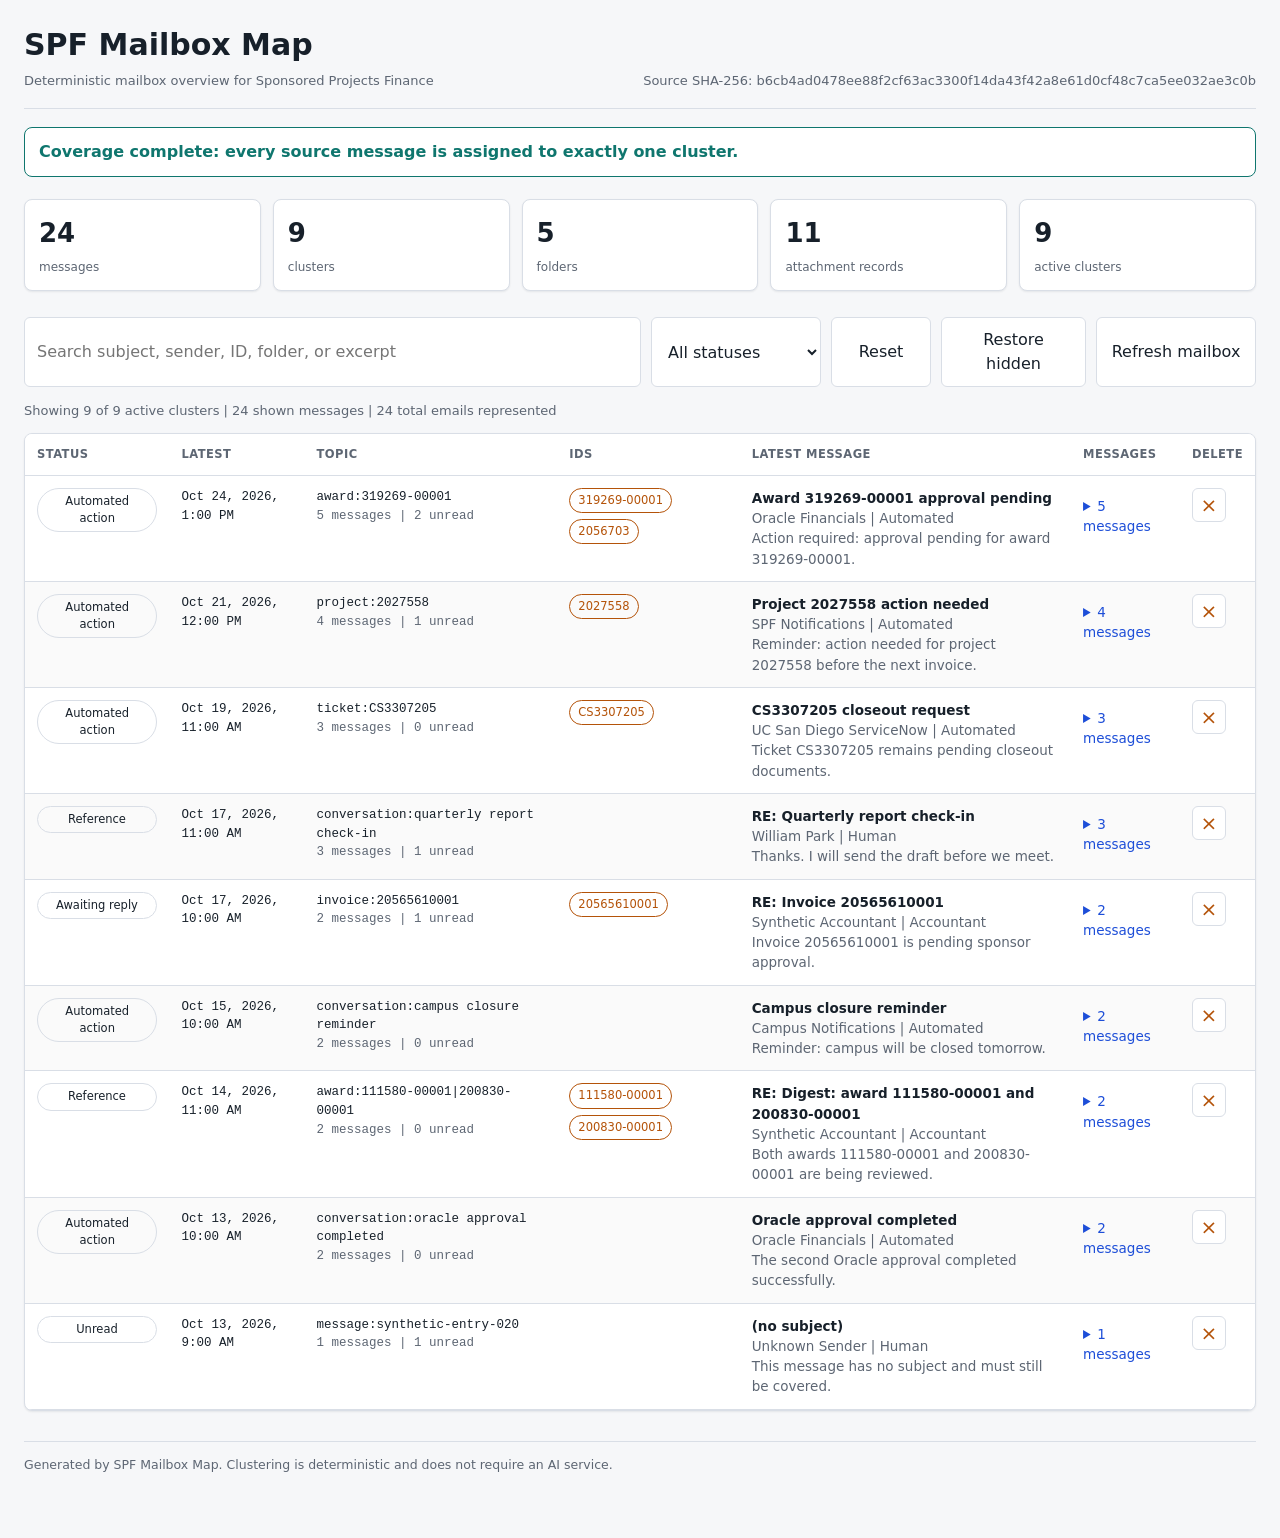
<file: demo/index.html>
<!doctype html>
<html lang='en'><head><meta charset='utf-8'><meta name='viewport' content='width=device-width,initial-scale=1'><title>SPF Mailbox Map</title>
<link rel='stylesheet' href='site.css'></head><body><main>
<header><div><h1>SPF Mailbox Map</h1><div class='meta'>Deterministic mailbox overview for Sponsored Projects Finance</div></div><div class='meta'>Source SHA-256: b6cb4ad0478ee88f2cf63ac3300f14da43f42a8e61d0cf48c7ca5ee032ae3c0b</div></header>
<div class='coverage '>Coverage complete: every source message is assigned to exactly one cluster.</div>
<div class='kpis'><div class='kpi'><strong>24</strong><span>messages</span></div><div class='kpi'><strong>9</strong><span>clusters</span></div><div class='kpi'><strong>5</strong><span>folders</span></div><div class='kpi'><strong>11</strong><span>attachment records</span></div><div class='kpi'><strong id='activeClusters'>9</strong><span>active clusters</span></div></div>
<div class='controls'><input id='search' type='search' placeholder='Search subject, sender, ID, folder, or excerpt' aria-label='Search mailbox'><select id='status' aria-label='Filter status'><option value=''>All statuses</option></select><button id='reset' type='button'>Reset</button><button id='restore' type='button'>Restore deleted</button><button id='refresh' type='button'>Refresh mailbox</button></div>
<div class='refresh-status' id='refreshStatus' role='status' aria-live='polite' hidden></div>
<div class='count' id='count' aria-live='polite'></div>
<div class='tablewrap'><table><thead><tr><th>Status</th><th>Latest</th><th>Topic</th><th>IDs</th><th>Latest message</th><th>Messages</th><th>Delete</th></tr></thead><tbody id='clusters'></tbody></table></div>
<div class='empty' id='empty' hidden>No clusters match the current filters.</div>
<details class='removed-log' id='removedLog' hidden><summary id='removedSummary'></summary><p class='muted'>These emails were on an earlier board but are no longer in Outlook, usually because they were deleted or moved out of the mailbox. They are listed here so nothing disappears without a record.</p><ul id='removedList'></ul></details>
<footer>Generated by SPF Mailbox Map. Clustering is deterministic and does not require an AI service.</footer>
</main><script>
const data = {"coverage":{"ok":true,"sourcePath":"fixtures/synthetic-inbox.jsonl","sourceSha256":"b6cb4ad0478ee88f2cf63ac3300f14da43f42a8e61d0cf48c7ca5ee032ae3c0b","sourceLines":24,"blankLines":0,"messageCount":24,"clusterCount":9,"folderCount":5,"attachmentRecordCount":11,"unreadMessageCount":6,"malformedLineCount":0,"exportErrorCount":0,"errors":[],"coverageRule":"Every nonblank source line must parse as one mail record and be assigned to exactly one cluster."},"clusters":[{"topicKey":"award:319269-00001","status":"Automated action","count":5,"unreadCount":2,"attachmentCount":4,"firstReceived":"2026-10-20T09:00:00.0000000","latestReceived":"2026-10-24T13:00:00.0000000","latestSubject":"Award 319269-00001 approval pending","latestSender":"Oracle Financials","senderType":"Automated","latestFolder":"\\\\Synthetic Mailbox\\Inbox","folderCount":2,"awards":["319269-00001"],"projects":["2056703"],"tickets":[],"invoices":[],"excerpt":"Action required: approval pending for award 319269-00001."},{"topicKey":"project:2027558","status":"Automated action","count":4,"unreadCount":1,"attachmentCount":2,"firstReceived":"2026-10-18T09:00:00.0000000","latestReceived":"2026-10-21T12:00:00.0000000","latestSubject":"Project 2027558 action needed","latestSender":"SPF Notifications","senderType":"Automated","latestFolder":"\\\\OPAFS-VCMS\\Inbox","folderCount":3,"awards":[],"projects":["2027558"],"tickets":[],"invoices":[],"excerpt":"Reminder: action needed for project 2027558 before the next invoice."},{"topicKey":"ticket:CS3307205","status":"Automated action","count":3,"unreadCount":0,"attachmentCount":1,"firstReceived":"2026-10-17T09:00:00.0000000","latestReceived":"2026-10-19T11:00:00.0000000","latestSubject":"CS3307205 closeout request","latestSender":"UC San Diego ServiceNow","senderType":"Automated","latestFolder":"\\\\Synthetic Mailbox\\Inbox","folderCount":2,"awards":[],"projects":[],"tickets":["CS3307205"],"invoices":[],"excerpt":"Ticket CS3307205 remains pending closeout documents."},{"topicKey":"conversation:quarterly report check-in","status":"Reference","count":3,"unreadCount":1,"attachmentCount":0,"firstReceived":"2026-10-15T09:00:00.0000000","latestReceived":"2026-10-17T11:00:00.0000000","latestSubject":"RE: Quarterly report check-in","latestSender":"William Park","senderType":"Human","latestFolder":"\\\\Synthetic Mailbox\\Inbox","folderCount":2,"awards":[],"projects":[],"tickets":[],"invoices":[],"excerpt":"Thanks. I will send the draft before we meet."},{"topicKey":"invoice:20565610001","status":"Awaiting reply","count":2,"unreadCount":1,"attachmentCount":1,"firstReceived":"2026-10-16T09:00:00.0000000","latestReceived":"2026-10-17T10:00:00.0000000","latestSubject":"RE: Invoice 20565610001","latestSender":"Synthetic Accountant","senderType":"Accountant","latestFolder":"\\\\Synthetic Mailbox\\Sent Items","folderCount":2,"awards":[],"projects":[],"tickets":[],"invoices":["20565610001"],"excerpt":"Invoice 20565610001 is pending sponsor approval."},{"topicKey":"conversation:campus closure reminder","status":"Automated action","count":2,"unreadCount":0,"attachmentCount":0,"firstReceived":"2026-10-14T09:00:00.0000000","latestReceived":"2026-10-15T10:00:00.0000000","latestSubject":"Campus closure reminder","latestSender":"Campus Notifications","senderType":"Automated","latestFolder":"\\\\Synthetic Mailbox\\Inbox","folderCount":1,"awards":[],"projects":[],"tickets":[],"invoices":[],"excerpt":"Reminder: campus will be closed tomorrow."},{"topicKey":"award:111580-00001|200830-00001","status":"Reference","count":2,"unreadCount":0,"attachmentCount":2,"firstReceived":"2026-10-13T10:00:00.0000000","latestReceived":"2026-10-14T11:00:00.0000000","latestSubject":"RE: Digest: award 111580-00001 and 200830-00001","latestSender":"Synthetic Accountant","senderType":"Accountant","latestFolder":"\\\\Synthetic Mailbox\\Sent Items","folderCount":2,"awards":["111580-00001","200830-00001"],"projects":[],"tickets":[],"invoices":[],"excerpt":"Both awards 111580-00001 and 200830-00001 are being reviewed."},{"topicKey":"conversation:oracle approval completed","status":"Automated action","count":2,"unreadCount":0,"attachmentCount":0,"firstReceived":"2026-10-12T09:00:00.0000000","latestReceived":"2026-10-13T10:00:00.0000000","latestSubject":"Oracle approval completed","latestSender":"Oracle Financials","senderType":"Automated","latestFolder":"\\\\Synthetic Mailbox\\Inbox","folderCount":1,"awards":[],"projects":[],"tickets":[],"invoices":[],"excerpt":"The second Oracle approval completed successfully."},{"topicKey":"message:synthetic-entry-020","status":"Unread","count":1,"unreadCount":1,"attachmentCount":1,"firstReceived":"2026-10-13T09:00:00.0000000","latestReceived":"2026-10-13T09:00:00.0000000","latestSubject":"","latestSender":"Unknown Sender","senderType":"Human","latestFolder":"\\\\Synthetic Mailbox\\Archive","folderCount":1,"awards":[],"projects":[],"tickets":[],"invoices":[],"excerpt":"This message has no subject and must still be covered."}],"messages":[{"coverageId":"line-1","sourceLine":1,"entryId":"synthetic-entry-001","clusterKey":"award:319269-00001","folder":"\\\\Synthetic Mailbox\\Inbox","storeName":"Synthetic Mailbox","subject":"Award 319269-00001 reporting","normalizedSubject":"Award 319269-00001 reporting","receivedTime":"2026-10-20T09:00:00.0000000","sender":"Sofia Palafox","senderEmail":"spalafox@ucsd.edu","senderType":"Human","unread":false,"attachmentCount":1,"attachmentNames":["year-1-report.pdf"],"bodyLength":75,"excerpt":"Please review the Year 1 report for award 319269-00001 and project 2056703.","awards":["319269-00001"],"projects":["2056703"],"tickets":[],"invoices":[],"highSignal":false},{"coverageId":"line-2","sourceLine":2,"entryId":"synthetic-entry-002","clusterKey":"award:319269-00001","folder":"\\\\Synthetic Mailbox\\Sent Items","storeName":"Synthetic Mailbox","subject":"RE: Award 319269-00001 reporting","normalizedSubject":"Award 319269-00001 reporting","receivedTime":"2026-10-21T10:00:00.0000000","sender":"Synthetic Accountant","senderEmail":"synthetic.accountant@ucsd.edu","senderType":"Accountant","unread":false,"attachmentCount":0,"attachmentNames":[],"bodyLength":75,"excerpt":"Thanks. I will review award 319269-00001 and follow up with the department.","awards":["319269-00001"],"projects":[],"tickets":[],"invoices":[],"highSignal":true},{"coverageId":"line-3","sourceLine":3,"entryId":"synthetic-entry-003","clusterKey":"award:319269-00001","folder":"\\\\Synthetic Mailbox\\Inbox","storeName":"Synthetic Mailbox","subject":"FW: Award 319269-00001 reporting","normalizedSubject":"Award 319269-00001 reporting","receivedTime":"2026-10-22T11:00:00.0000000","sender":"Marie Turingan","senderEmail":"mturingan@ucsd.edu","senderType":"Human","unread":true,"attachmentCount":2,"attachmentNames":["sponsor-request.txt","budget.xlsx"],"bodyLength":96,"excerpt":"The sponsor needs the report for award 319269-00001. Project 2056703 also needs a budget update.","awards":["319269-00001"],"projects":["2056703"],"tickets":[],"invoices":[],"highSignal":false},{"coverageId":"line-4","sourceLine":4,"entryId":"synthetic-entry-004","clusterKey":"award:319269-00001","folder":"\\\\Synthetic Mailbox\\Sent Items","storeName":"Synthetic Mailbox","subject":"RE: Award 319269-00001 reporting","normalizedSubject":"Award 319269-00001 reporting","receivedTime":"2026-10-23T12:00:00.0000000","sender":"Synthetic Accountant","senderEmail":"synthetic.accountant@ucsd.edu","senderType":"Accountant","unread":true,"attachmentCount":1,"attachmentNames":["confirmation.pdf"],"bodyLength":66,"excerpt":"The report for award 319269-00001 is pending sponsor confirmation.","awards":["319269-00001"],"projects":[],"tickets":[],"invoices":[],"highSignal":true},{"coverageId":"line-5","sourceLine":5,"entryId":"synthetic-entry-005","clusterKey":"award:319269-00001","folder":"\\\\Synthetic Mailbox\\Inbox","storeName":"Synthetic Mailbox","subject":"Award 319269-00001 approval pending","normalizedSubject":"Award 319269-00001 approval pending","receivedTime":"2026-10-24T13:00:00.0000000","sender":"Oracle Financials","senderEmail":"oraclefinancials@ucsd.edu","senderType":"Automated","unread":false,"attachmentCount":0,"attachmentNames":[],"bodyLength":57,"excerpt":"Action required: approval pending for award 319269-00001.","awards":["319269-00001"],"projects":[],"tickets":[],"invoices":[],"highSignal":true},{"coverageId":"line-6","sourceLine":6,"entryId":"synthetic-entry-006","clusterKey":"project:2027558","folder":"\\\\Synthetic Mailbox\\Inbox","storeName":"Synthetic Mailbox","subject":"Project 2027558 budget","normalizedSubject":"Project 2027558 budget","receivedTime":"2026-10-18T09:00:00.0000000","sender":"Alia Usman","senderEmail":"ausman@ucsd.edu","senderType":"Human","unread":true,"attachmentCount":1,"attachmentNames":["budget-v3.xlsx"],"bodyLength":56,"excerpt":"Project 2027558 needs Budget v3 review before invoicing.","awards":[],"projects":["2027558"],"tickets":[],"invoices":[],"highSignal":false},{"coverageId":"line-7","sourceLine":7,"entryId":"synthetic-entry-007","clusterKey":"project:2027558","folder":"\\\\Synthetic Mailbox\\Sent Items","storeName":"Synthetic Mailbox","subject":"RE: Project 2027558 budget","normalizedSubject":"Project 2027558 budget","receivedTime":"2026-10-19T10:00:00.0000000","sender":"Synthetic Accountant","senderEmail":"synthetic.accountant@ucsd.edu","senderType":"Accountant","unread":false,"attachmentCount":1,"attachmentNames":["budget-notes.txt"],"bodyLength":65,"excerpt":"I reviewed project 2027558 and submitted the budget for approval.","awards":[],"projects":["2027558"],"tickets":[],"invoices":[],"highSignal":true},{"coverageId":"line-8","sourceLine":8,"entryId":"synthetic-entry-008","clusterKey":"project:2027558","folder":"\\\\Synthetic Mailbox\\Inbox","storeName":"Synthetic Mailbox","subject":"RE: Project 2027558 budget","normalizedSubject":"Project 2027558 budget","receivedTime":"2026-10-20T11:00:00.0000000","sender":"David Grayson","senderEmail":"dgrayson@ucsd.edu","senderType":"Human","unread":false,"attachmentCount":0,"attachmentNames":[],"bodyLength":50,"excerpt":"Project 2027558 still needs final expense cleanup.","awards":[],"projects":["2027558"],"tickets":[],"invoices":[],"highSignal":false},{"coverageId":"line-9","sourceLine":9,"entryId":"synthetic-entry-009","clusterKey":"project:2027558","folder":"\\\\OPAFS-VCMS\\Inbox","storeName":"Synthetic Mailbox","subject":"Project 2027558 action needed","normalizedSubject":"Project 2027558 action needed","receivedTime":"2026-10-21T12:00:00.0000000","sender":"SPF Notifications","senderEmail":"notifications@ucsd.edu","senderType":"Automated","unread":false,"attachmentCount":0,"attachmentNames":[],"bodyLength":68,"excerpt":"Reminder: action needed for project 2027558 before the next invoice.","awards":[],"projects":["2027558"],"tickets":[],"invoices":[],"highSignal":true},{"coverageId":"line-10","sourceLine":10,"entryId":"synthetic-entry-010","clusterKey":"ticket:CS3307205","folder":"\\\\Synthetic Mailbox\\Inbox","storeName":"Synthetic Mailbox","subject":"CS3307205 assigned to SPF","normalizedSubject":"CS3307205 assigned to SPF","receivedTime":"2026-10-17T09:00:00.0000000","sender":"UC San Diego ServiceNow","senderEmail":"servicedesk@ucsd.edu","senderType":"Automated","unread":false,"attachmentCount":1,"attachmentNames":["closeout-request.txt"],"bodyLength":50,"excerpt":"Ticket CS3307205 requests project closeout review.","awards":[],"projects":[],"tickets":["CS3307205"],"invoices":[],"highSignal":true},{"coverageId":"line-11","sourceLine":11,"entryId":"synthetic-entry-011","clusterKey":"ticket:CS3307205","folder":"\\\\Synthetic Mailbox\\Sent Items","storeName":"Synthetic Mailbox","subject":"RE: CS3307205 assigned to SPF","normalizedSubject":"CS3307205 assigned to SPF","receivedTime":"2026-10-18T10:00:00.0000000","sender":"Synthetic Accountant","senderEmail":"synthetic.accountant@ucsd.edu","senderType":"Accountant","unread":false,"attachmentCount":0,"attachmentNames":[],"bodyLength":62,"excerpt":"I am reviewing ticket CS3307205 and will update the requester.","awards":[],"projects":[],"tickets":["CS3307205"],"invoices":[],"highSignal":false},{"coverageId":"line-12","sourceLine":12,"entryId":"synthetic-entry-012","clusterKey":"ticket:CS3307205","folder":"\\\\Synthetic Mailbox\\Inbox","storeName":"Synthetic Mailbox","subject":"CS3307205 closeout request","normalizedSubject":"CS3307205 closeout request","receivedTime":"2026-10-19T11:00:00.0000000","sender":"UC San Diego ServiceNow","senderEmail":"servicedesk@ucsd.edu","senderType":"Automated","unread":false,"attachmentCount":0,"attachmentNames":[],"bodyLength":52,"excerpt":"Ticket CS3307205 remains pending closeout documents.","awards":[],"projects":[],"tickets":["CS3307205"],"invoices":[],"highSignal":true},{"coverageId":"line-13","sourceLine":13,"entryId":"synthetic-entry-013","clusterKey":"invoice:20565610001","folder":"\\\\SP Finance\\Invoices","storeName":"Synthetic Mailbox","subject":"Invoice 20565610001","normalizedSubject":"Invoice 20565610001","receivedTime":"2026-10-16T09:00:00.0000000","sender":"Deborah Nguyen","senderEmail":"dnguyen@ucsd.edu","senderType":"Human","unread":true,"attachmentCount":1,"attachmentNames":["invoice-20565610001.pdf"],"bodyLength":58,"excerpt":"Please review invoice 20565610001 and process the payment.","awards":[],"projects":[],"tickets":[],"invoices":["20565610001"],"highSignal":true},{"coverageId":"line-14","sourceLine":14,"entryId":"synthetic-entry-014","clusterKey":"invoice:20565610001","folder":"\\\\Synthetic Mailbox\\Sent Items","storeName":"Synthetic Mailbox","subject":"RE: Invoice 20565610001","normalizedSubject":"Invoice 20565610001","receivedTime":"2026-10-17T10:00:00.0000000","sender":"Synthetic Accountant","senderEmail":"synthetic.accountant@ucsd.edu","senderType":"Accountant","unread":false,"attachmentCount":0,"attachmentNames":[],"bodyLength":48,"excerpt":"Invoice 20565610001 is pending sponsor approval.","awards":[],"projects":[],"tickets":[],"invoices":["20565610001"],"highSignal":true},{"coverageId":"line-15","sourceLine":15,"entryId":"synthetic-entry-015","clusterKey":"conversation:quarterly report check-in","folder":"\\\\Synthetic Mailbox\\Inbox","storeName":"Synthetic Mailbox","subject":"Quarterly report check-in","normalizedSubject":"Quarterly report check-in","receivedTime":"2026-10-15T09:00:00.0000000","sender":"William Park","senderEmail":"wpark@ucsd.edu","senderType":"Human","unread":true,"attachmentCount":0,"attachmentNames":[],"bodyLength":46,"excerpt":"Can we sync about the quarterly report window?","awards":[],"projects":[],"tickets":[],"invoices":[],"highSignal":false},{"coverageId":"line-16","sourceLine":16,"entryId":"synthetic-entry-016","clusterKey":"conversation:quarterly report check-in","folder":"\\\\Synthetic Mailbox\\Sent Items","storeName":"Synthetic Mailbox","subject":"RE: Quarterly report check-in","normalizedSubject":"Quarterly report check-in","receivedTime":"2026-10-16T10:00:00.0000000","sender":"Synthetic Accountant","senderEmail":"synthetic.accountant@ucsd.edu","senderType":"Accountant","unread":false,"attachmentCount":0,"attachmentNames":[],"bodyLength":32,"excerpt":"Yes, I can sync later this week.","awards":[],"projects":[],"tickets":[],"invoices":[],"highSignal":false},{"coverageId":"line-17","sourceLine":17,"entryId":"synthetic-entry-017","clusterKey":"conversation:quarterly report check-in","folder":"\\\\Synthetic Mailbox\\Inbox","storeName":"Synthetic Mailbox","subject":"RE: Quarterly report check-in","normalizedSubject":"Quarterly report check-in","receivedTime":"2026-10-17T11:00:00.0000000","sender":"William Park","senderEmail":"wpark@ucsd.edu","senderType":"Human","unread":false,"attachmentCount":0,"attachmentNames":[],"bodyLength":45,"excerpt":"Thanks. I will send the draft before we meet.","awards":[],"projects":[],"tickets":[],"invoices":[],"highSignal":false},{"coverageId":"line-18","sourceLine":18,"entryId":"synthetic-entry-018","clusterKey":"conversation:campus closure reminder","folder":"\\\\Synthetic Mailbox\\Inbox","storeName":"Synthetic Mailbox","subject":"Campus closure reminder","normalizedSubject":"Campus closure reminder","receivedTime":"2026-10-14T09:00:00.0000000","sender":"Campus Notifications","senderEmail":"notifications@ucsd.edu","senderType":"Automated","unread":false,"attachmentCount":0,"attachmentNames":[],"bodyLength":38,"excerpt":"Campus will be closed for the holiday.","awards":[],"projects":[],"tickets":[],"invoices":[],"highSignal":true},{"coverageId":"line-19","sourceLine":19,"entryId":"synthetic-entry-019","clusterKey":"conversation:campus closure reminder","folder":"\\\\Synthetic Mailbox\\Inbox","storeName":"Synthetic Mailbox","subject":"Campus closure reminder","normalizedSubject":"Campus closure reminder","receivedTime":"2026-10-15T10:00:00.0000000","sender":"Campus Notifications","senderEmail":"notifications@ucsd.edu","senderType":"Automated","unread":false,"attachmentCount":0,"attachmentNames":[],"bodyLength":41,"excerpt":"Reminder: campus will be closed tomorrow.","awards":[],"projects":[],"tickets":[],"invoices":[],"highSignal":true},{"coverageId":"line-20","sourceLine":20,"entryId":"synthetic-entry-020","clusterKey":"message:synthetic-entry-020","folder":"\\\\Synthetic Mailbox\\Archive","storeName":"Synthetic Mailbox","subject":"","normalizedSubject":"","receivedTime":"2026-10-13T09:00:00.0000000","sender":"Unknown Sender","senderEmail":"unknown@example.edu","senderType":"Human","unread":true,"attachmentCount":1,"attachmentNames":["untitled.bin"],"bodyLength":54,"excerpt":"This message has no subject and must still be covered.","awards":[],"projects":[],"tickets":[],"invoices":[],"highSignal":false},{"coverageId":"line-21","sourceLine":21,"entryId":"synthetic-entry-021","clusterKey":"award:111580-00001|200830-00001","folder":"\\\\OPAFS-VCMS\\Inbox","storeName":"Synthetic Mailbox","subject":"Digest: award 111580-00001 and 200830-00001","normalizedSubject":"Digest: award 111580-00001 and 200830-00001","receivedTime":"2026-10-13T10:00:00.0000000","sender":"SPF Digest","senderEmail":"digest@ucsd.edu","senderType":"Notification","unread":false,"attachmentCount":2,"attachmentNames":["award-111580.pdf","award-200830.pdf"],"bodyLength":56,"excerpt":"Awards 111580-00001 and 200830-00001 remain outstanding.","awards":["111580-00001","200830-00001"],"projects":[],"tickets":[],"invoices":[],"highSignal":true},{"coverageId":"line-22","sourceLine":22,"entryId":"synthetic-entry-022","clusterKey":"award:111580-00001|200830-00001","folder":"\\\\Synthetic Mailbox\\Sent Items","storeName":"Synthetic Mailbox","subject":"RE: Digest: award 111580-00001 and 200830-00001","normalizedSubject":"Digest: award 111580-00001 and 200830-00001","receivedTime":"2026-10-14T11:00:00.0000000","sender":"Synthetic Accountant","senderEmail":"synthetic.accountant@ucsd.edu","senderType":"Accountant","unread":false,"attachmentCount":0,"attachmentNames":[],"bodyLength":61,"excerpt":"Both awards 111580-00001 and 200830-00001 are being reviewed.","awards":["111580-00001","200830-00001"],"projects":[],"tickets":[],"invoices":[],"highSignal":false},{"coverageId":"line-23","sourceLine":23,"entryId":"synthetic-entry-023","clusterKey":"conversation:oracle approval completed","folder":"\\\\Synthetic Mailbox\\Inbox","storeName":"Synthetic Mailbox","subject":"Oracle approval completed","normalizedSubject":"Oracle approval completed","receivedTime":"2026-10-12T09:00:00.0000000","sender":"Oracle Financials","senderEmail":"oraclefinancials@ucsd.edu","senderType":"Automated","unread":false,"attachmentCount":0,"attachmentNames":[],"bodyLength":43,"excerpt":"The Oracle approval completed successfully.","awards":[],"projects":[],"tickets":[],"invoices":[],"highSignal":true},{"coverageId":"line-24","sourceLine":24,"entryId":"synthetic-entry-024","clusterKey":"conversation:oracle approval completed","folder":"\\\\Synthetic Mailbox\\Inbox","storeName":"Synthetic Mailbox","subject":"Oracle approval completed","normalizedSubject":"Oracle approval completed","receivedTime":"2026-10-13T10:00:00.0000000","sender":"Oracle Financials","senderEmail":"oraclefinancials@ucsd.edu","senderType":"Automated","unread":false,"attachmentCount":0,"attachmentNames":[],"bodyLength":50,"excerpt":"The second Oracle approval completed successfully.","awards":[],"projects":[],"tickets":[],"invoices":[],"highSignal":true}],"refresh":null,"removed":[]};
const esc = value => String(value || '').replace(/[&<>'"]/g, ch => ({'&':'&amp;','<':'&lt;','>':'&gt;','\'':'&#39;','"':'&quot;'}[ch]));
const fmt = value => new Date(value).toLocaleString('en-US', {month:'short',day:'numeric',year:'numeric',hour:'numeric',minute:'2-digit'});
const search = document.getElementById('search'); const statusSelect = document.getElementById('status'); const resetBtn = document.getElementById('reset'); const restoreBtn = document.getElementById('restore'); const countEl = document.getElementById('count'); const refreshBtn = document.getElementById('refresh'); const refreshStatus = document.getElementById('refreshStatus');
const hiddenStorageKey = 'spf-mailbox-map:hidden-messages:v2';
const legacyClusterStorageKey = 'spf-mailbox-map:deleted-clusters:v1';
const legacyMessageStorageKey = 'spf-mailbox-map:deleted-messages:v1';
let hiddenMessages = new Set(JSON.parse(localStorage.getItem(hiddenStorageKey) || '[]'));
const messagesByCluster = new Map();
const messagesByCoverageId = new Map();
const messagesByEntryId = new Map();
data.messages.forEach(message => {
  messagesByCoverageId.set(message.coverageId, message);
  messagesByEntryId.set(message.entryId, message);
  if (!messagesByCluster.has(message.clusterKey)) messagesByCluster.set(message.clusterKey, []);
  messagesByCluster.get(message.clusterKey).push(message);
});
function migrateLegacyHiddenState() {
  let changed = false;
  // Values that do not match this board are kept, not discarded, so a
  // deletion made on a different board is not silently lost.
  const unresolvedMessages = [];
  const legacyMessages = JSON.parse(localStorage.getItem(legacyMessageStorageKey) || '[]');
  legacyMessages.forEach(value => {
    const message = messagesByCoverageId.get(value) || messagesByEntryId.get(value);
    if (!message) { unresolvedMessages.push(value); return; }
    if (!hiddenMessages.has(message.entryId)) { hiddenMessages.add(message.entryId); changed = true; }
  });
  const unresolvedClusters = [];
  const legacyClusters = JSON.parse(localStorage.getItem(legacyClusterStorageKey) || '[]');
  legacyClusters.forEach(topicKey => {
    const clusterMessages = messagesByCluster.get(topicKey) || [];
    if (!clusterMessages.length) { unresolvedClusters.push(topicKey); return; }
    clusterMessages.forEach(message => {
      if (!hiddenMessages.has(message.entryId)) { hiddenMessages.add(message.entryId); changed = true; }
    });
  });
  if (changed) localStorage.setItem(hiddenStorageKey, JSON.stringify([...hiddenMessages]));
  if (unresolvedMessages.length) localStorage.setItem(legacyMessageStorageKey, JSON.stringify(unresolvedMessages)); else localStorage.removeItem(legacyMessageStorageKey);
  if (unresolvedClusters.length) localStorage.setItem(legacyClusterStorageKey, JSON.stringify(unresolvedClusters)); else localStorage.removeItem(legacyClusterStorageKey);
}
migrateLegacyHiddenState();
const activeMessagesFor = topicKey => (messagesByCluster.get(topicKey) || []).filter(message => !hiddenMessages.has(message.entryId));
const activeClusterView = cluster => {
  const messages = activeMessagesFor(cluster.topicKey);
  if (!messages.length) return null;
  const latest = messages.reduce((current, message) => message.receivedTime >= current.receivedTime ? message : current, messages[0]);
  const uniqueValues = key => [...new Set(messages.flatMap(message => message[key]))].sort();
  return {
    ...cluster,
    count: messages.length,
    unreadCount: messages.filter(message => message.unread).length,
    attachmentCount: messages.reduce((sum, message) => sum + message.attachmentCount, 0),
    latestSubject: latest.subject,
    latestSender: latest.sender,
    senderType: latest.senderType,
    latestFolder: latest.folder,
    folderCount: new Set(messages.map(message => message.folder)).size,
    awards: uniqueValues('awards'),
    projects: uniqueValues('projects'),
    tickets: uniqueValues('tickets'),
    invoices: uniqueValues('invoices'),
    excerpt: latest.excerpt
  };
};
const activeClusters = () => data.clusters.map(activeClusterView).filter(Boolean);
[...new Set(data.clusters.map(cluster => cluster.status))].sort().forEach(status => { const option = document.createElement('option'); option.value = status; option.textContent = status; statusSelect.append(option); });
const chips = values => values.map(value => '<span class=\'chip\'>' + esc(value) + '</span>').join('');
const messageList = cluster => {
  const messages = activeMessagesFor(cluster.topicKey);
  const rows = messages.map(message => '<li><strong>' + esc(message.subject || '(no subject)') + '</strong><br><span class=\'muted\'>' + esc(fmt(message.receivedTime)) + ' | ' + esc(message.sender) + ' | ' + esc(message.folder) + ' | ' + message.attachmentCount + ' attachments</span> <button class=\'delete-btn message-delete\' type=\'button\' data-delete-message=\'' + esc(message.entryId) + '\' title=\'Delete message\' aria-label=\'Delete message\'>&times;</button></li>').join('');
  return '<details><summary>' + messages.length + ' messages</summary><ul>' + rows + '</ul></details>';
};
const row = cluster => '<tr><td><span class=\'status\'>' + esc(cluster.status) + '</span></td><td class=\'mono\'>' + esc(fmt(cluster.latestReceived)) + '</td><td class=\'mono\'>' + esc(cluster.topicKey) + '<div class=\'muted\'>' + cluster.count + ' messages | ' + cluster.unreadCount + ' unread</div></td><td><div class=\'ids\'>' + chips([...cluster.awards,...cluster.projects,...cluster.tickets,...cluster.invoices]) + '</div></td><td><div class=\'subject\'>' + esc(cluster.latestSubject || '(no subject)') + '</div><div class=\'muted\'>' + esc(cluster.latestSender) + ' | ' + esc(cluster.senderType) + '</div><div class=\'excerpt\'>' + esc(cluster.excerpt) + '</div></td><td>' + messageList(cluster) + '</td><td><button class=\'delete-btn\' type=\'button\' data-delete-cluster=\'' + esc(cluster.topicKey) + '\' title=\'Delete cluster\' aria-label=\'Delete cluster\'>&times;</button></td></tr>';
const matches = (cluster, query) => {
  if (!query) return true;
  const clusterText = [cluster.topicKey,cluster.status,cluster.latestSubject,cluster.latestSender,cluster.latestFolder,cluster.excerpt,...cluster.awards,...cluster.projects,...cluster.tickets,...cluster.invoices].join(' ').toLowerCase();
  if (clusterText.includes(query)) return true;
  return activeMessagesFor(cluster.topicKey).some(message => [message.subject,message.sender,message.senderEmail,message.folder,message.excerpt,...message.awards,...message.projects,...message.tickets,...message.invoices].join(' ').toLowerCase().includes(query));
};
function render() {
  const query = search.value.trim().toLowerCase(); const status = statusSelect.value; const active = activeClusters();
  const filtered = active.filter(cluster => matches(cluster, query) && (!status || cluster.status === status));
  const representedMessages = filtered.reduce((sum, cluster) => sum + cluster.count, 0);
  document.getElementById('activeClusters').textContent = active.length.toLocaleString();
  document.getElementById('clusters').innerHTML = filtered.map(row).join(''); document.getElementById('empty').hidden = filtered.length > 0;
  const hiddenCount = hiddenMessages.size;
  countEl.textContent = 'Showing ' + filtered.length.toLocaleString() + ' of ' + active.length.toLocaleString() + ' active clusters | ' + representedMessages.toLocaleString() + ' shown messages | ' + data.coverage.messageCount.toLocaleString() + ' total emails represented' + (hiddenCount ? ' | ' + hiddenCount.toLocaleString() + ' hidden messages' : '');
  resetBtn.disabled = !query && !status; restoreBtn.textContent = hiddenCount ? 'Restore ' + hiddenCount.toLocaleString() + ' hidden' : 'Restore hidden'; restoreBtn.disabled = !hiddenCount;
}
document.addEventListener('click', event => {
  const clusterButton = event.target.closest('[data-delete-cluster]');
  if (clusterButton) {
    activeMessagesFor(clusterButton.getAttribute('data-delete-cluster')).forEach(message => hiddenMessages.add(message.entryId));
    localStorage.setItem(hiddenStorageKey, JSON.stringify([...hiddenMessages]));
    render();
    return;
  }
  const messageButton = event.target.closest('[data-delete-message]');
  if (!messageButton) return;
  const entryId = messageButton.getAttribute('data-delete-message');
  if (hiddenMessages.has(entryId)) return;
  hiddenMessages.add(entryId);
  localStorage.setItem(hiddenStorageKey, JSON.stringify([...hiddenMessages]));
  render();
});
restoreBtn.onclick = () => { hiddenMessages.clear(); localStorage.setItem(hiddenStorageKey, JSON.stringify([...hiddenMessages])); render(); };
resetBtn.onclick = () => { search.value = ''; statusSelect.value = ''; render(); }; search.addEventListener('input', render); statusSelect.addEventListener('change', render); render();
const refreshConfig = data.refresh;
let refreshPollTimer = null;
function setRefreshStatus(message, tone) {
  refreshStatus.hidden = !message;
  refreshStatus.textContent = message || '';
  refreshStatus.className = 'refresh-status' + (tone ? ' ' + tone : '');
}
const removedList = data.removed || [];
if (removedList.length) {
  document.getElementById('removedLog').hidden = false;
  document.getElementById('removedSummary').textContent = removedList.length.toLocaleString() + (removedList.length === 1 ? ' email has' : ' emails have') + ' left Outlook since earlier refreshes';
  document.getElementById('removedList').innerHTML = removedList.map(item => '<li><strong>' + esc(item.subject || '(no subject)') + '</strong><br><span class=\'muted\'>' + esc(item.receivedTime ? fmt(item.receivedTime) : '') + ' | ' + esc(item.sender) + ' | ' + esc(item.folder) + ' | noticed ' + esc(fmt(item.removedDetectedAt)) + '</span></li>').join('');
}
function startPolling() { refreshPollTimer = setInterval(pollRefresh, 1000); }
async function startRefresh(extra) {
  const result = await postRefresh('refresh', extra);
  if (!result.accepted) throw new Error(result.error || 'A refresh is already running.');
  startPolling();
}
async function postRefresh(action, extra) {
  const response = await fetch(refreshConfig.baseUrl + '/' + action, { method: 'POST', headers: {'Content-Type':'text/plain;charset=UTF-8'}, body: JSON.stringify(Object.assign({token: refreshConfig.token}, extra || {})) });
  const body = await response.json();
  if (!response.ok) throw new Error(body.error || 'The refresh service returned an error.');
  return body;
}
async function pollRefresh() {
  try {
    const status = await postRefresh('status');
    if (status.running) { setRefreshStatus(status.message || 'Refreshing mailbox...', 'active'); return; }
    clearInterval(refreshPollTimer); refreshPollTimer = null;
    if (status.ok) {
      setRefreshStatus('Refresh complete. Reloading the board...', 'active');
      window.location.reload();
    } else if (status.needsConfirmation) {
      const guard = status.needsConfirmation;
      const question = guard.reasons.join('\n') + '\n\nIf you did not delete or move these emails, click Cancel, check that Outlook is open and fully synced, and try again.\n\nRefresh anyway? The removed emails will be listed at the bottom of the board.';
      if (window.confirm(question)) {
        setRefreshStatus('Refreshing with confirmed removals...', 'active');
        try { await startRefresh({acceptRemovals: true}); return; } catch (error) { /* fall through to the error state */ }
      }
      refreshBtn.disabled = false; refreshBtn.textContent = 'Refresh mailbox';
      setRefreshStatus('Refresh stopped. The current board was not changed. ' + guard.reasons.join(' '), 'error');
    } else {
      refreshBtn.disabled = false; refreshBtn.textContent = 'Refresh mailbox';
      setRefreshStatus(status.error || 'Refresh failed. The current board was not changed.', 'error');
    }
  } catch (error) {
    clearInterval(refreshPollTimer); refreshPollTimer = null; refreshBtn.disabled = false; refreshBtn.textContent = 'Refresh mailbox';
    setRefreshStatus('Refresh failed. The current board was not changed.', 'error');
  }
}
refreshBtn.onclick = async () => {
  if (!refreshConfig) { setRefreshStatus('Refresh unavailable. Run RUN-MY-MAILBOX-MAP.bat to enable it.', 'error'); return; }
  refreshBtn.disabled = true; refreshBtn.textContent = 'Refreshing...'; setRefreshStatus('Starting mailbox refresh...', 'active');
  try {
    await startRefresh();
  } catch (error) {
    refreshBtn.disabled = false; refreshBtn.textContent = 'Refresh mailbox';
    setRefreshStatus('Refresh unavailable. Run RUN-MY-MAILBOX-MAP.bat to enable it.', 'error');
  }
};
if (refreshConfig) {
  postRefresh('heartbeat').catch(() => {});
  setInterval(() => postRefresh('heartbeat').catch(() => {}), 60000);
}
</script></body></html>
</file>
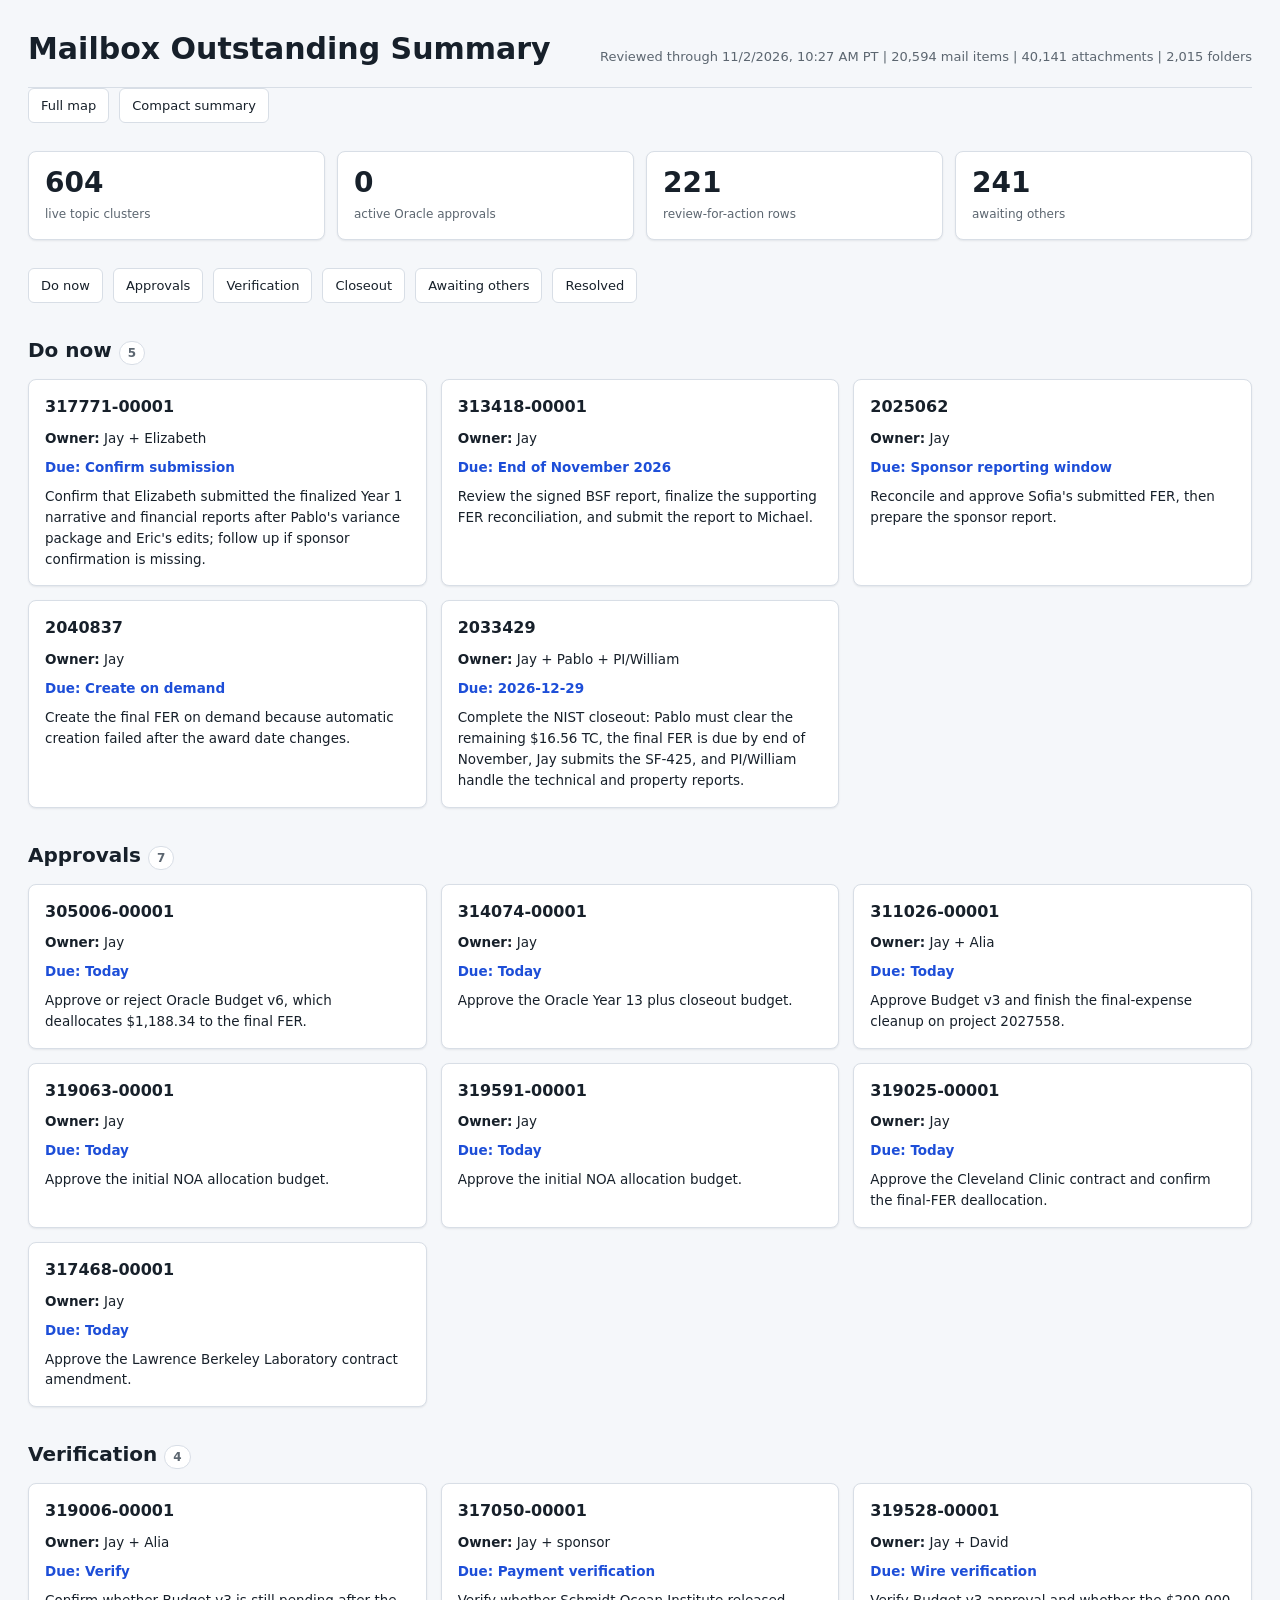
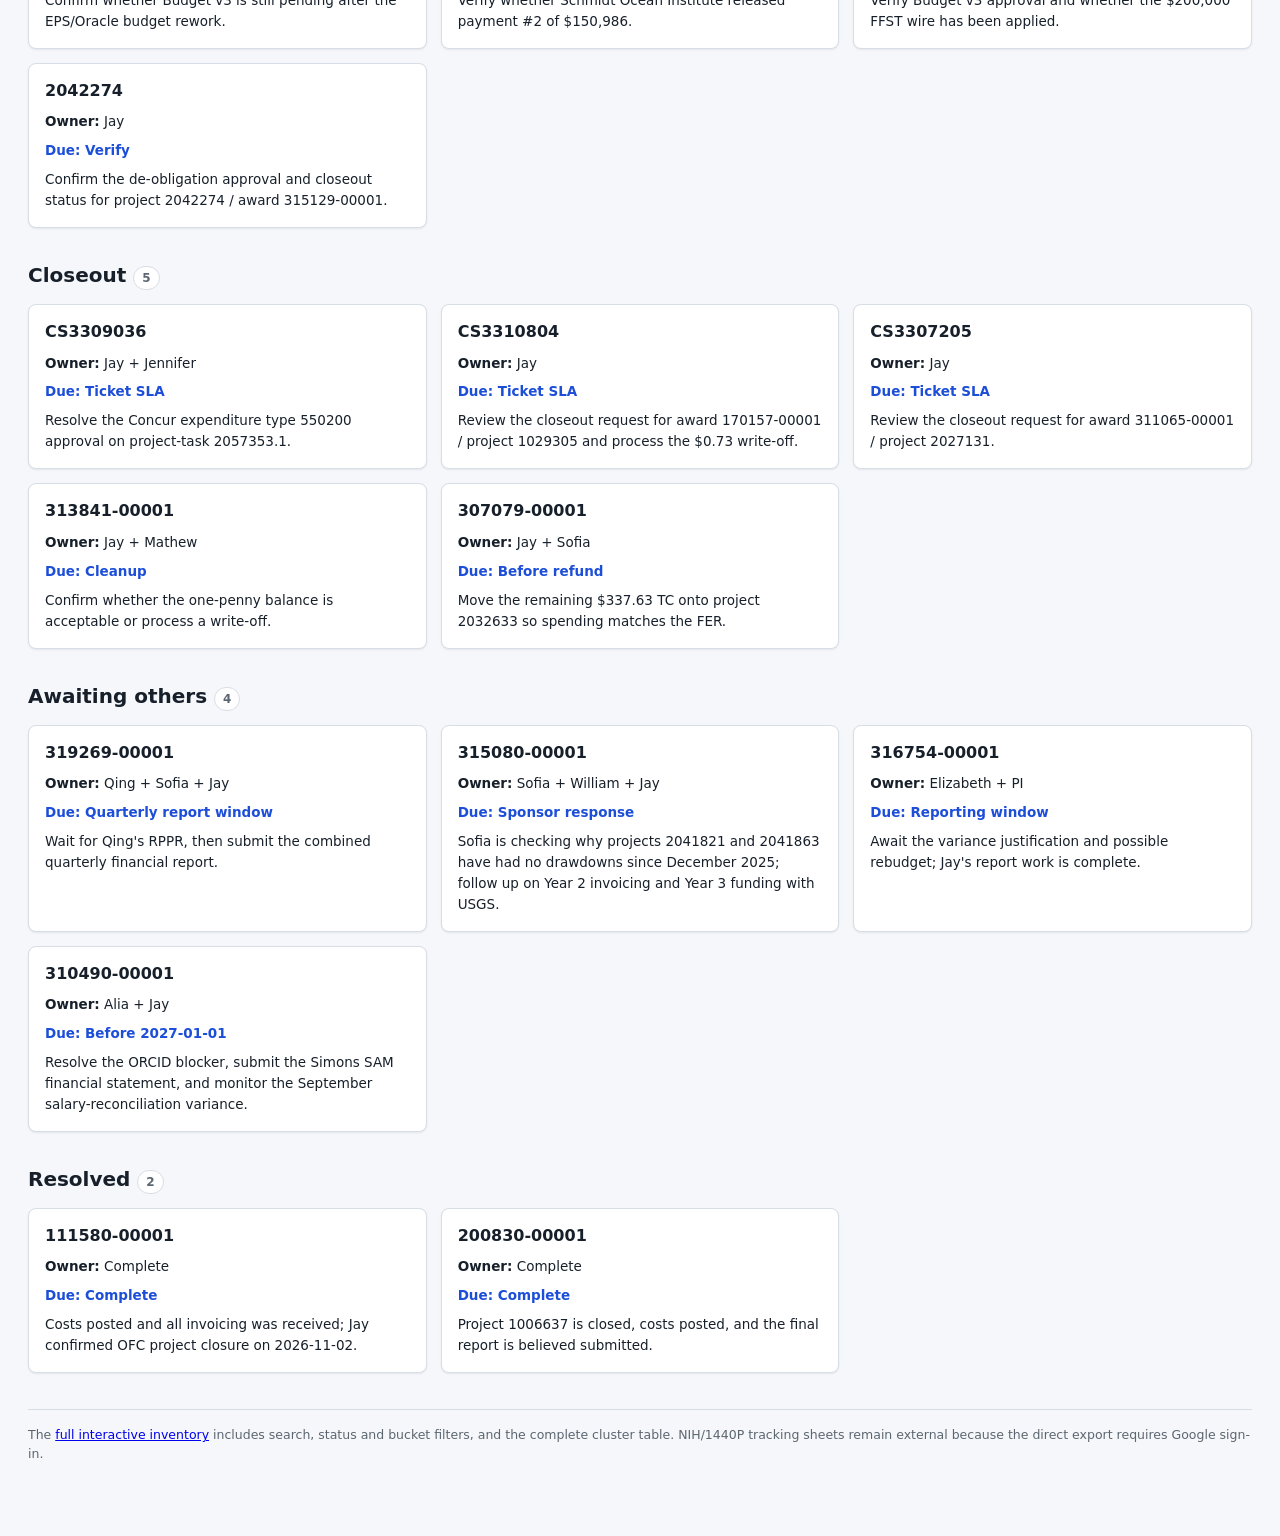
<file: mailbox-outstanding-summary.html>
<!doctype html>
<html lang='en'><head><meta charset='utf-8'><meta name='viewport' content='width=device-width, initial-scale=1'><title>Mailbox Outstanding Summary</title>
<link rel='stylesheet' href='mailbox-outstanding.css'></head><body><main>
<header><h1>Mailbox Outstanding Summary</h1><div class='meta'>Reviewed through 11/2/2026, 10:27 AM PT | 20,594 mail items | 40,141 attachments | 2,015 folders</div></header>
<nav class='section-nav' aria-label='Page views'><a href='mailbox-outstanding-map.html'>Full map</a><a href='mailbox-outstanding-summary.html' aria-current='page'>Compact summary</a></nav>
<div class='kpis'><div class='kpi'><strong>604</strong><span>live topic clusters</span></div><div class='kpi'><strong>0</strong><span>active Oracle approvals</span></div><div class='kpi'><strong>221</strong><span>review-for-action rows</span></div><div class='kpi'><strong>241</strong><span>awaiting others</span></div></div>
<nav class='section-nav' aria-label='Summary sections'><a href='#do-now'>Do now</a><a href='#approvals'>Approvals</a><a href='#verification'>Verification</a><a href='#closeout'>Closeout</a><a href='#awaiting-others'>Awaiting others</a><a href='#resolved'>Resolved</a></nav>

  <section id='do-now'>
    <h2>Do now <span class='count-badge'>5</span></h2>
    <div class='cards'>

        <article class='card'>
          <h3>317771-00001</h3>
          <p><strong>Owner:</strong> Jay + Elizabeth</p>
          <p class='due'>Due: Confirm submission</p>
          <p>Confirm that Elizabeth submitted the finalized Year 1 narrative and financial reports after Pablo's variance package and Eric's edits; follow up if sponsor confirmation is missing.</p>
        </article>
        <article class='card'>
          <h3>313418-00001</h3>
          <p><strong>Owner:</strong> Jay</p>
          <p class='due'>Due: End of November 2026</p>
          <p>Review the signed BSF report, finalize the supporting FER reconciliation, and submit the report to Michael.</p>
        </article>
        <article class='card'>
          <h3>2025062</h3>
          <p><strong>Owner:</strong> Jay</p>
          <p class='due'>Due: Sponsor reporting window</p>
          <p>Reconcile and approve Sofia's submitted FER, then prepare the sponsor report.</p>
        </article>
        <article class='card'>
          <h3>2040837</h3>
          <p><strong>Owner:</strong> Jay</p>
          <p class='due'>Due: Create on demand</p>
          <p>Create the final FER on demand because automatic creation failed after the award date changes.</p>
        </article>
        <article class='card'>
          <h3>2033429</h3>
          <p><strong>Owner:</strong> Jay + Pablo + PI/William</p>
          <p class='due'>Due: 2026-12-29</p>
          <p>Complete the NIST closeout: Pablo must clear the remaining $16.56 TC, the final FER is due by end of November, Jay submits the SF-425, and PI/William handle the technical and property reports.</p>
        </article>
    </div>
  </section>
  <section id='approvals'>
    <h2>Approvals <span class='count-badge'>7</span></h2>
    <div class='cards'>

        <article class='card'>
          <h3>305006-00001</h3>
          <p><strong>Owner:</strong> Jay</p>
          <p class='due'>Due: Today</p>
          <p>Approve or reject Oracle Budget v6, which deallocates $1,188.34 to the final FER.</p>
        </article>
        <article class='card'>
          <h3>314074-00001</h3>
          <p><strong>Owner:</strong> Jay</p>
          <p class='due'>Due: Today</p>
          <p>Approve the Oracle Year 13 plus closeout budget.</p>
        </article>
        <article class='card'>
          <h3>311026-00001</h3>
          <p><strong>Owner:</strong> Jay + Alia</p>
          <p class='due'>Due: Today</p>
          <p>Approve Budget v3 and finish the final-expense cleanup on project 2027558.</p>
        </article>
        <article class='card'>
          <h3>319063-00001</h3>
          <p><strong>Owner:</strong> Jay</p>
          <p class='due'>Due: Today</p>
          <p>Approve the initial NOA allocation budget.</p>
        </article>
        <article class='card'>
          <h3>319591-00001</h3>
          <p><strong>Owner:</strong> Jay</p>
          <p class='due'>Due: Today</p>
          <p>Approve the initial NOA allocation budget.</p>
        </article>
        <article class='card'>
          <h3>319025-00001</h3>
          <p><strong>Owner:</strong> Jay</p>
          <p class='due'>Due: Today</p>
          <p>Approve the Cleveland Clinic contract and confirm the final-FER deallocation.</p>
        </article>
        <article class='card'>
          <h3>317468-00001</h3>
          <p><strong>Owner:</strong> Jay</p>
          <p class='due'>Due: Today</p>
          <p>Approve the Lawrence Berkeley Laboratory contract amendment.</p>
        </article>
    </div>
  </section>
  <section id='verification'>
    <h2>Verification <span class='count-badge'>4</span></h2>
    <div class='cards'>

        <article class='card'>
          <h3>319006-00001</h3>
          <p><strong>Owner:</strong> Jay + Alia</p>
          <p class='due'>Due: Verify</p>
          <p>Confirm whether Budget v3 is still pending after the EPS/Oracle budget rework.</p>
        </article>
        <article class='card'>
          <h3>317050-00001</h3>
          <p><strong>Owner:</strong> Jay + sponsor</p>
          <p class='due'>Due: Payment verification</p>
          <p>Verify whether Schmidt Ocean Institute released payment #2 of $150,986.</p>
        </article>
        <article class='card'>
          <h3>319528-00001</h3>
          <p><strong>Owner:</strong> Jay + David</p>
          <p class='due'>Due: Wire verification</p>
          <p>Verify Budget v3 approval and whether the $200,000 FFST wire has been applied.</p>
        </article>
        <article class='card'>
          <h3>2042274</h3>
          <p><strong>Owner:</strong> Jay</p>
          <p class='due'>Due: Verify</p>
          <p>Confirm the de-obligation approval and closeout status for project 2042274 / award 315129-00001.</p>
        </article>
    </div>
  </section>
  <section id='closeout'>
    <h2>Closeout <span class='count-badge'>5</span></h2>
    <div class='cards'>

        <article class='card'>
          <h3>CS3309036</h3>
          <p><strong>Owner:</strong> Jay + Jennifer</p>
          <p class='due'>Due: Ticket SLA</p>
          <p>Resolve the Concur expenditure type 550200 approval on project-task 2057353.1.</p>
        </article>
        <article class='card'>
          <h3>CS3310804</h3>
          <p><strong>Owner:</strong> Jay</p>
          <p class='due'>Due: Ticket SLA</p>
          <p>Review the closeout request for award 170157-00001 / project 1029305 and process the $0.73 write-off.</p>
        </article>
        <article class='card'>
          <h3>CS3307205</h3>
          <p><strong>Owner:</strong> Jay</p>
          <p class='due'>Due: Ticket SLA</p>
          <p>Review the closeout request for award 311065-00001 / project 2027131.</p>
        </article>
        <article class='card'>
          <h3>313841-00001</h3>
          <p><strong>Owner:</strong> Jay + Mathew</p>
          <p class='due'>Due: Cleanup</p>
          <p>Confirm whether the one-penny balance is acceptable or process a write-off.</p>
        </article>
        <article class='card'>
          <h3>307079-00001</h3>
          <p><strong>Owner:</strong> Jay + Sofia</p>
          <p class='due'>Due: Before refund</p>
          <p>Move the remaining $337.63 TC onto project 2032633 so spending matches the FER.</p>
        </article>
    </div>
  </section>
  <section id='awaiting-others'>
    <h2>Awaiting others <span class='count-badge'>4</span></h2>
    <div class='cards'>

        <article class='card'>
          <h3>319269-00001</h3>
          <p><strong>Owner:</strong> Qing + Sofia + Jay</p>
          <p class='due'>Due: Quarterly report window</p>
          <p>Wait for Qing's RPPR, then submit the combined quarterly financial report.</p>
        </article>
        <article class='card'>
          <h3>315080-00001</h3>
          <p><strong>Owner:</strong> Sofia + William + Jay</p>
          <p class='due'>Due: Sponsor response</p>
          <p>Sofia is checking why projects 2041821 and 2041863 have had no drawdowns since December 2025; follow up on Year 2 invoicing and Year 3 funding with USGS.</p>
        </article>
        <article class='card'>
          <h3>316754-00001</h3>
          <p><strong>Owner:</strong> Elizabeth + PI</p>
          <p class='due'>Due: Reporting window</p>
          <p>Await the variance justification and possible rebudget; Jay's report work is complete.</p>
        </article>
        <article class='card'>
          <h3>310490-00001</h3>
          <p><strong>Owner:</strong> Alia + Jay</p>
          <p class='due'>Due: Before 2027-01-01</p>
          <p>Resolve the ORCID blocker, submit the Simons SAM financial statement, and monitor the September salary-reconciliation variance.</p>
        </article>
    </div>
  </section>
  <section id='resolved'>
    <h2>Resolved <span class='count-badge'>2</span></h2>
    <div class='cards'>

        <article class='card'>
          <h3>111580-00001</h3>
          <p><strong>Owner:</strong> Complete</p>
          <p class='due'>Due: Complete</p>
          <p>Costs posted and all invoicing was received; Jay confirmed OFC project closure on 2026-11-02.</p>
        </article>
        <article class='card'>
          <h3>200830-00001</h3>
          <p><strong>Owner:</strong> Complete</p>
          <p class='due'>Due: Complete</p>
          <p>Project 1006637 is closed, costs posted, and the final report is believed submitted.</p>
        </article>
    </div>
  </section>
<footer>The <a href='mailbox-outstanding-map.html'>full interactive inventory</a> includes search, status and bucket filters, and the complete cluster table. NIH/1440P tracking sheets remain external because the direct export requires Google sign-in.</footer>
</main></body></html>
</file>
<file: demo/site.css>
:root{color-scheme:light dark;--bg:#f6f7f9;--fg:#17202a;--muted:#5d6673;--card:#fff;--border:#d9dee6;--primary:#1d4ed8;--primary-fg:#fff;--accent:#0f766e;--warning:#b45309;--focus:#93c5fd;--shadow:0 1px 2px rgba(15,23,42,.08)}
@media(prefers-color-scheme:dark){:root{--bg:#101112;--fg:#e5e5e5;--muted:#a1a1aa;--card:#1d1e20;--border:#333;--primary:#60a5fa;--primary-fg:#111;--accent:#34d399;--warning:#fbbf24;--focus:#38bdf8;--shadow:0 1px 2px rgba(0,0,0,.45)}}
*{box-sizing:border-box}body{margin:0;font-family:system-ui,-apple-system,'Segoe UI',sans-serif;color:var(--fg);background:var(--bg);line-height:1.5}
main{max-width:1500px;margin:0 auto;padding:28px 24px 64px}header{display:grid;grid-template-columns:minmax(300px,1fr) auto;gap:20px;align-items:end;padding-bottom:18px;border-bottom:1px solid var(--border)}
h1{margin:0;font-size:30px;line-height:1.15}.meta{margin-top:8px;color:var(--muted);font-size:13px}
.coverage{margin:18px 0;padding:12px 14px;border:1px solid var(--accent);border-radius:8px;background:var(--card);color:var(--accent);font-weight:600}
.coverage.bad{border-color:var(--warning);color:var(--warning)}
.kpis{display:grid;grid-template-columns:repeat(5,minmax(140px,1fr));gap:12px;margin:22px 0 26px}.kpi{border:1px solid var(--border);border-radius:8px;padding:14px;background:var(--card);box-shadow:var(--shadow)}
.kpi strong{display:block;font-size:26px}.kpi span{display:block;margin-top:5px;color:var(--muted);font-size:12px}
.controls{display:grid;grid-template-columns:minmax(260px,1fr) 170px 100px 145px 160px;gap:10px;margin:18px 0 14px}
input,select,button{font:inherit;color:inherit;background:var(--card);border:1px solid var(--border);border-radius:6px;padding:10px 12px}
button{cursor:pointer}button:focus-visible,input:focus-visible,select:focus-visible{outline:2px solid var(--focus);outline-offset:2px}
.refresh-status{margin:-4px 0 14px;color:var(--muted);font-size:13px}.refresh-status.error{color:var(--warning)}.refresh-status.active{color:var(--primary)}
.removed-log{margin:18px 0;border:1px solid var(--border);border-radius:8px;padding:12px 14px;background:var(--card)}.removed-log summary{cursor:pointer;font-weight:600}.removed-log ul{margin:10px 0 0;padding-left:18px;max-height:360px;overflow:auto}.removed-log li{margin:6px 0}
.tablewrap{border:1px solid var(--border);border-radius:8px;overflow:auto;background:var(--card);box-shadow:var(--shadow)}
table{width:100%;min-width:1180px;border-collapse:collapse;font-size:13.5px}th{position:sticky;top:0;background:var(--card);text-align:left;font-size:11.5px;text-transform:uppercase;letter-spacing:.04em;color:var(--muted);border-bottom:1px solid var(--border);padding:12px;white-space:nowrap}
td{border-bottom:1px solid var(--border);padding:12px;vertical-align:top}tbody tr:nth-child(even){background:rgba(127,127,127,.04)}tbody tr:hover td{background:rgba(127,127,127,.06)}
.status{display:inline-block;min-width:120px;padding:4px 8px;border:1px solid var(--border);border-radius:999px;text-align:center;font-size:11.5px}.status.action{color:var(--warning);border-color:var(--warning)}.status.awaiting{color:var(--primary);border-color:var(--primary)}.status.automated{color:var(--muted)}.status.unread{color:var(--accent);border-color:var(--accent)}
.mono{font-family:ui-monospace,Consolas,monospace;font-size:12.5px}.muted{color:var(--muted)}.subject{font-weight:600}.excerpt{max-width:520px;color:var(--muted)}
.ids{display:flex;flex-wrap:wrap;gap:6px}.chip{display:inline-flex;min-height:22px;padding:3px 8px;border:1px solid var(--warning);border-radius:999px;color:var(--warning);font-size:11.5px}
details{margin-top:8px}summary{cursor:pointer;color:var(--primary)}details ul{margin:8px 0 0;padding-left:18px}details li{margin:6px 0}
.delete-btn{width:34px;height:34px;min-width:34px;padding:0;color:var(--warning);font-size:20px;line-height:1}.delete-btn:hover{border-color:var(--warning)}.message-delete{width:24px;height:24px;min-width:24px;font-size:15px}
.empty{padding:30px;color:var(--muted);text-align:center}.count{margin:0 0 12px;color:var(--muted);font-size:13px}footer{margin-top:30px;padding-top:14px;border-top:1px solid var(--border);color:var(--muted);font-size:12.5px}
@media(max-width:1000px){main{padding:22px 14px 50px}header,.kpis,.controls{grid-template-columns:1fr}.kpis{gap:10px}.excerpt{max-width:none}}
</file>
<file: mailbox-outstanding.css>
:root{color-scheme:light dark;--bg:#f5f7fa;--fg:#17202a;--muted:#5c6670;--card:#ffffff;--border:#d8dee6;--primary:#1d4ed8;--primary-fg:#ffffff;--accent:#0f766e;--warning:#b45309;--info:#2563eb;--success:#15803d;--focus:#93c5fd;--shadow:0 1px 2px rgba(15,23,42,.08)}
@media(prefers-color-scheme:dark){:root{--bg:#111111;--fg:#e5e5e5;--muted:#a1a1aa;--card:#1f1f1f;--border:#333333;--primary:#60a5fa;--primary-fg:#111111;--accent:#34d399;--warning:#fbbf24;--info:#93c5fd;--success:#4ade80;--focus:#38bdf8;--shadow:0 1px 2px rgba(0,0,0,.45)}}
*{box-sizing:border-box}
html{scroll-behavior:smooth}
body{margin:0;font-family:system-ui,-apple-system,'Segoe UI',sans-serif;color:var(--fg);background:var(--bg);line-height:1.5}
main{max-width:1400px;margin:0 auto;padding:32px 28px 72px}
header{display:grid;grid-template-columns:minmax(280px,1fr) auto;gap:24px;align-items:end;padding-bottom:20px;border-bottom:1px solid var(--border)}
h1{margin:0;font-size:30px;line-height:1.15;letter-spacing:0}
.meta{margin-top:8px;color:var(--muted);font-size:13px}
.kpis{display:grid;grid-template-columns:repeat(4,minmax(150px,1fr));gap:12px;margin:24px 0 28px}
.kpi{border:1px solid var(--border);border-radius:8px;padding:16px;background:var(--card);box-shadow:var(--shadow)}
.kpi strong{display:block;font-size:28px;line-height:1.1}
.kpi span{display:block;margin-top:6px;color:var(--muted);font-size:12px}
.controls{display:grid;grid-template-columns:minmax(240px,1fr) 170px 170px 96px 148px;gap:10px;align-items:center;margin:20px 0 16px}
input,select,button{font:inherit;color:inherit;background:var(--card);border:1px solid var(--border);border-radius:6px;padding:10px 12px}
input:focus-visible,select:focus-visible,button:focus-visible{outline:2px solid var(--focus);outline-offset:2px}
button{cursor:pointer;background:var(--card);border-color:var(--border)}
button.active{background:var(--primary);color:var(--primary-fg);border-color:var(--primary)}
.tabs{display:flex;flex-wrap:wrap;gap:8px;margin-bottom:18px}
section{margin-top:32px}
h2{margin:0 0 14px;font-size:20px}
.cards{display:grid;grid-template-columns:repeat(auto-fill,minmax(320px,1fr));gap:14px}
.card{border:1px solid var(--border);border-radius:8px;background:var(--card);padding:16px;box-shadow:var(--shadow)}
.card-header{display:flex;align-items:flex-start;justify-content:space-between;gap:12px}
.card h3{margin:0 0 10px;font-size:16px;line-height:1.35}
.card-header h3{flex:1}
.card p{margin:8px 0 0;font-size:13.5px;line-height:1.55}
.ids{display:flex;flex-wrap:wrap;gap:6px;margin-top:10px}
.chip{display:inline-flex;align-items:center;min-height:22px;padding:3px 8px;border-radius:999px;border:1px solid var(--border);background:var(--card);font-size:11.5px}
.chip.hot{border-color:var(--warning);color:var(--warning)}
.tablewrap{border:1px solid var(--border);border-radius:8px;overflow:auto;background:var(--card);box-shadow:var(--shadow)}
table{width:100%;min-width:1100px;border-collapse:collapse;font-size:13.5px}
th{position:sticky;top:0;z-index:1;background:var(--card);text-align:left;font-size:11.5px;text-transform:uppercase;letter-spacing:.04em;color:var(--muted);border-bottom:1px solid var(--border);padding:12px}
th{white-space:nowrap}
td{border-bottom:1px solid var(--border);padding:12px;vertical-align:top}
tbody tr:nth-child(even){background:rgba(127,127,127,.04)}
tbody tr:hover td{background:rgba(127,127,127,.06)}
.subject{font-weight:600}
.muted{color:var(--muted)}
.mono{font-family:ui-monospace,SFMono-Regular,Consolas,monospace;font-size:12.5px}
.status{display:inline-block;min-width:92px;padding:4px 8px;border-radius:999px;border:1px solid var(--border);text-align:center;font-size:11.5px}
.status.active{color:var(--warning);border-color:var(--warning)}
.status.awaiting{color:var(--info);border-color:var(--info)}
.status.review{color:var(--accent);border-color:var(--accent)}
.status.history{color:var(--muted)}
.excerpt{max-width:620px;color:var(--muted)}
.note{border-left:3px solid var(--primary);padding-left:10px;margin-top:6px}
.delete-btn{flex:0 0 auto;width:34px;height:34px;min-width:34px;padding:0;display:inline-flex;align-items:center;justify-content:center;color:var(--warning);font-size:20px;line-height:1}
.delete-btn:hover{border-color:var(--warning);color:var(--warning)}
.delete-btn:disabled{opacity:.45;cursor:not-allowed}
.empty{padding:32px;color:var(--muted);text-align:center}
.count{margin:0 0 14px;color:var(--muted);font-size:13px}
.count-badge{display:inline-flex;align-items:center;min-width:24px;padding:2px 8px;border-radius:999px;border:1px solid var(--border);background:var(--card);color:var(--muted);font-size:12px}
.due{font-weight:600;color:var(--primary)}
.section-nav{display:flex;flex-wrap:wrap;gap:10px;margin:0 0 28px}
.section-nav a{display:inline-flex;align-items:center;min-height:34px;padding:7px 12px;border-radius:6px;border:1px solid var(--border);background:var(--card);color:var(--fg);text-decoration:none;font-size:13px}
.section-nav a:focus-visible{outline:2px solid var(--focus);outline-offset:2px}
.section-nav a:hover{border-color:var(--primary)}
footer{margin-top:36px;padding-top:16px;border-top:1px solid var(--border);color:var(--muted);font-size:12.5px}
@media(max-width:900px){main{padding:24px 16px 56px}header{grid-template-columns:1fr}.kpis{grid-template-columns:repeat(2,1fr)}.controls{grid-template-columns:1fr}.cards{grid-template-columns:1fr}.excerpt{max-width:none}}
</file>
